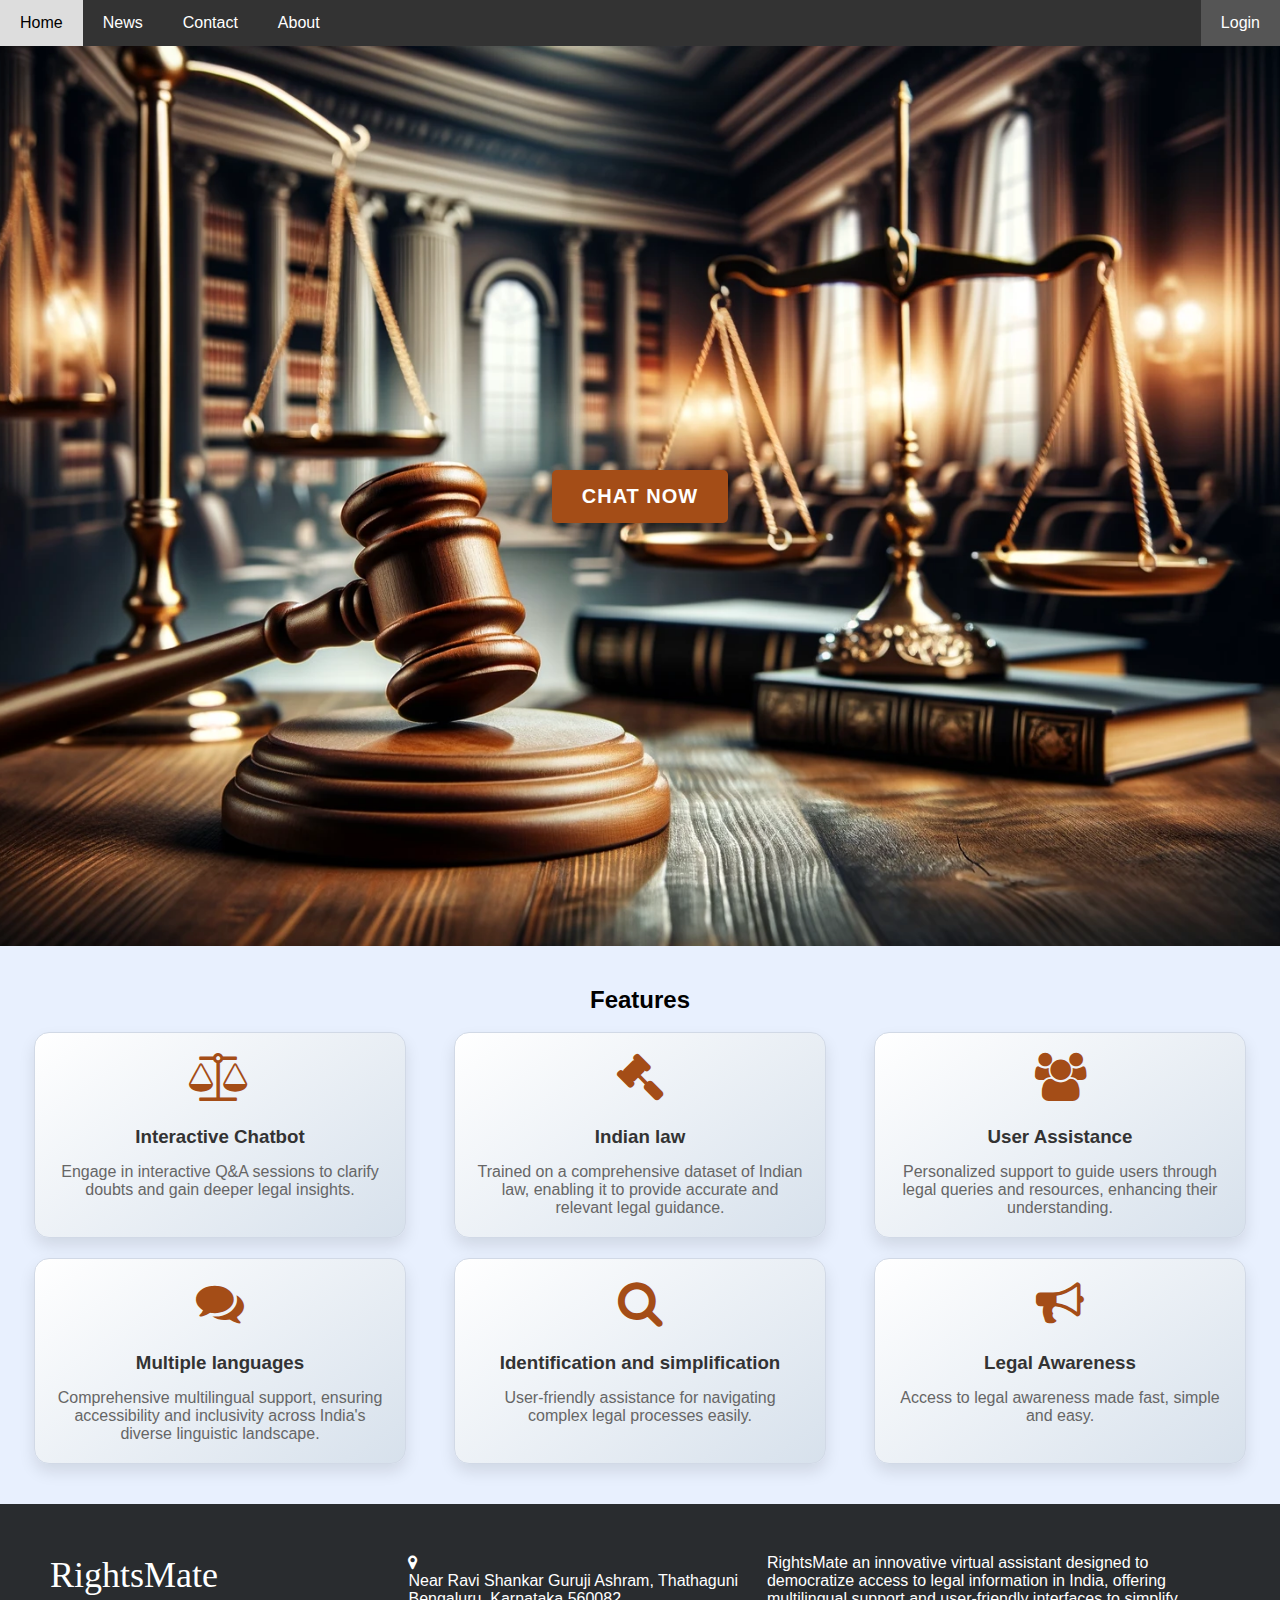
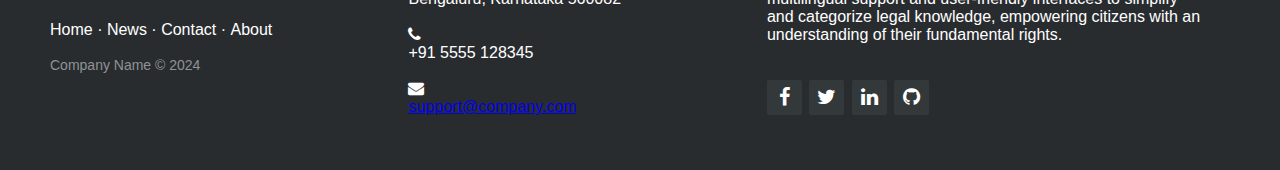
<file: index.html>
<!DOCTYPE html>
<html lang="en">
<head>
    <meta charset="UTF-8">
    <meta name="viewport" content="width=device-width, initial-scale=1.0">
    <title>Law Bot Landing Page</title>
    <link rel="stylesheet" href="index.css">
</head>
<body>
    <!-- Navbar -->
    <div class="navbar">
        <a href="#home">Home</a>
        <a href="news.html">News</a>
        <a href="contact.html">Contact</a>
        <a href="#about">About</a>
        <a href="/sign" class="login">Login</a>
    </div>


    <!-- Section 1: Introduction -->
    <section id="home">
        <button class="chat-now-btn">Chat Now</button>
    </section>
    

<!-- Section 2: Features/How It Works -->
<section id="information" class="information-section">
        
</section>


       <!-- Section 3: Testimonials/Success Stories -->
  <!-- Section 3: Features -->
<section id="Features" class="features-section">
    <h2>Features</h2>
    <br>
    <div class="card-container">
        <div class="feature-card">
            <i class="fa fa-balance-scale" aria-hidden="true"></i>
            <h3>Interactive Chatbot</h3>
            <p>Engage in interactive Q&A sessions to clarify doubts and gain deeper legal insights.</p>
        </div>
        <div class="feature-card">
            <i class="fa fa-gavel" aria-hidden="true"></i>
            <h3>Indian law</h3>
            <p>Trained on a comprehensive dataset of Indian law, enabling it to provide accurate and relevant legal guidance.</p>
        </div>
        <div class="feature-card">
            <i class="fa fa-users" aria-hidden="true"></i>
            <h3>User Assistance</h3>
            <p>Personalized support to guide users through legal queries and resources, enhancing their understanding.</p>
        </div>
        <div class="feature-card">
            <i class="fa fa-comments" aria-hidden="true"></i>
            <h3>Multiple languages</h3>
            <p>Comprehensive multilingual support, ensuring accessibility and inclusivity across India's diverse linguistic landscape.</p>
        </div>
        <div class="feature-card">
            <i class="fa fa-search" aria-hidden="true"></i>
            <h3>Identification and simplification</h3>
            <p>User-friendly assistance for navigating complex legal processes easily.</p>
        </div>
        <div class="feature-card">
            <i class="fa fa-bullhorn" aria-hidden="true"></i>
            <h3>Legal Awareness</h3>
            <p>Access to legal awareness made fast, simple and easy.</p>
        </div>
    </div>
</section>

    
    
    
    
    
 
    
    
    <!-- Footer -->
    <footer class="footer-distributed">
        <div class="footer-left">
            <h3>Rights<span>Mate</span></h3>
            <p class="footer-links">
                <a href="#home">Home</a>
                ·
                <a href="#news">News</a>
                ·
                <a href="#contact">Contact</a>
                ·
                <a href="#about">About</a>
            </p>
            <p class="footer-company-name">Company Name &copy; 2024</p>
        </div>

        <div class="footer-center">
            <div>
                <i class="fa fa-map-marker"></i>
                <br>
               
                <p><span>Near Ravi Shankar Guruji Ashram, Thathaguni</span><br>Bengaluru, Karnataka 560082</p>
                
                <br>
            </div>

            <div>
                <i class="fa fa-phone"></i>
                <br>
              
                <p>+91 5555 128345</p>
                <br>
            </div>

            <div>
                <i class="fa fa-envelope"></i>
                <br>
                
                <p><a href="mailto:support@company.com">support@company.com</a></p>
            </div>
        </div>

        <div class="footer-right">
            <p class="footer-company-about">
                <span>RightsMate</span>
                an innovative virtual assistant designed to democratize access to legal information in India, offering multilingual support and user-friendly interfaces to simplify and categorize legal knowledge, empowering citizens with an understanding of their fundamental rights.</p>
            <br>
            <br>
            <div class="footer-icons">
                <a href="#"><i class="fa fa-facebook"></i></a>
                <a href="#"><i class="fa fa-twitter"></i></a>
                <a href="#"><i class="fa fa-linkedin"></i></a>
                <a href="#"><i class="fa fa-github"></i></a>
            </div>
        </div>
    </footer>
    
    <!-- Link to Font Awesome for Icons -->
    <link rel="stylesheet" href="https://cdnjs.cloudflare.com/ajax/libs/font-awesome/4.7.0/css/font-awesome.min.css">
</body>
</html>
</file>
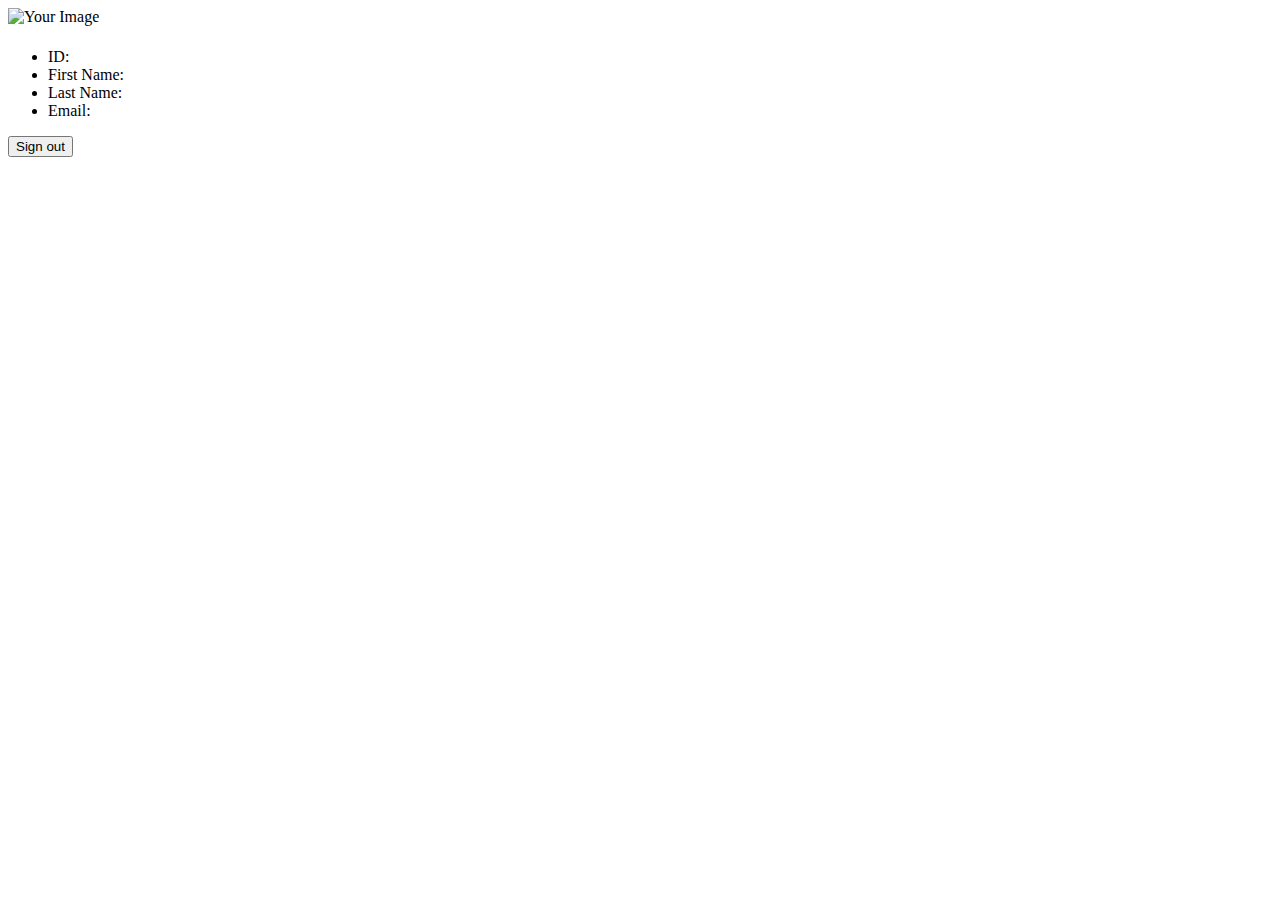
<file: sign/index.html>
<!DOCTYPE html>
<html lang="en">
<head>
    <meta charset="UTF-8">
    <meta http-equiv="X-UA-Compatible" content="IE=edge">
    <meta name="viewport" content="width=device-width, initial-scale=1.0">
    <meta name="google-signin-client_id" content="215759558209-l0kg3386oaplun7r7qhpf6jv2rbum5st.apps.googleusercontent.com">
    <title>Sign With</title>
    <link rel="shortcut icon" href="LogNow.png" type="image/x-icon">
    <link rel="stylesheet" href="https://cdn.jsdelivr.net/npm/bootstrap@5.2.3/dist/css/bootstrap.min.css" integrity="sha384-rbsA2VBKQhggwzxH7pPCaAqO46MgnOM80zW1RWuH61DGLwZJEdK2Kadq2F9CUG65" crossorigin="anonymous">
</head>

<body class="vh-100">

<section class="container d-flex flex-column justify-content-center align-items-center h-100">
    <div id="g_id_onload"
       data-client_id="215759558209-l0kg3386oaplun7r7qhpf6jv2rbum5st.apps.googleusercontent.com"
       data-context="signup"
       data-ux_mode="popup"
       data-callback="handleCredentialResponse"
       data-auto_prompt="false">
   </div>

   <div id="sign" class="g_id_signin col-6 col-xm-6 col-md-4 col-sm-5 col-lg-3"
       data-type="standard"
       data-shape="rectangular"
       data-theme="outline"
       data-text="signin_with"
       data-size="large"
       data-logo_alignment="left">
    </div>

    <div id="info" class="card d-none" style="width: 18rem;">
        <img id="photo" class="card-img-top" alt="Your Image">
        <div class="card-body">
          <h5 class="card-title" id="fullname"></h5>
        </div>
        <ul class="list-group list-group-flush">
          <li class="list-group-item">ID: <span id="id_num"></span></li>
          <li class="list-group-item">First Name: <span id="first"></span></li>
          <li class="list-group-item">Last Name: <span id="last"></span></li>
          <li class="list-group-item">Email: <span id="email"></span></li>
        </ul>
      </div>


    <button class="d-none btn btn-primary mt-3 col-6 col-xm-6 col-md-4 col-sm-5 col-lg-3 font-weight-bold" id="out">Sign out</button>  
</section>


    
    
    


    <!-- google Library -->
    <script src="https://accounts.google.com/gsi/client" async defer></script>
    <script src="https://apis.google.com/js/platform.js" async defer></script>
    <!-- bootstrap -->
    <script src="https://cdn.jsdelivr.net/npm/bootstrap@5.2.3/dist/js/bootstrap.bundle.min.js" integrity="sha384-kenU1KFdBIe4zVF0s0G1M5b4hcpxyD9F7jL+jjXkk+Q2h455rYXK/7HAuoJl+0I4" crossorigin="anonymous"></script>
    <script src="https://cdn.jsdelivr.net/npm/bootstrap@5.2.3/dist/js/bootstrap.min.js" integrity="sha384-cuYeSxntonz0PPNlHhBs68uyIAVpIIOZZ5JqeqvYYIcEL727kskC66kF92t6Xl2V" crossorigin="anonymous"></script>
    <!-- Link js -->
    <script src="script.js"></script>
</body>
</html>
</file>
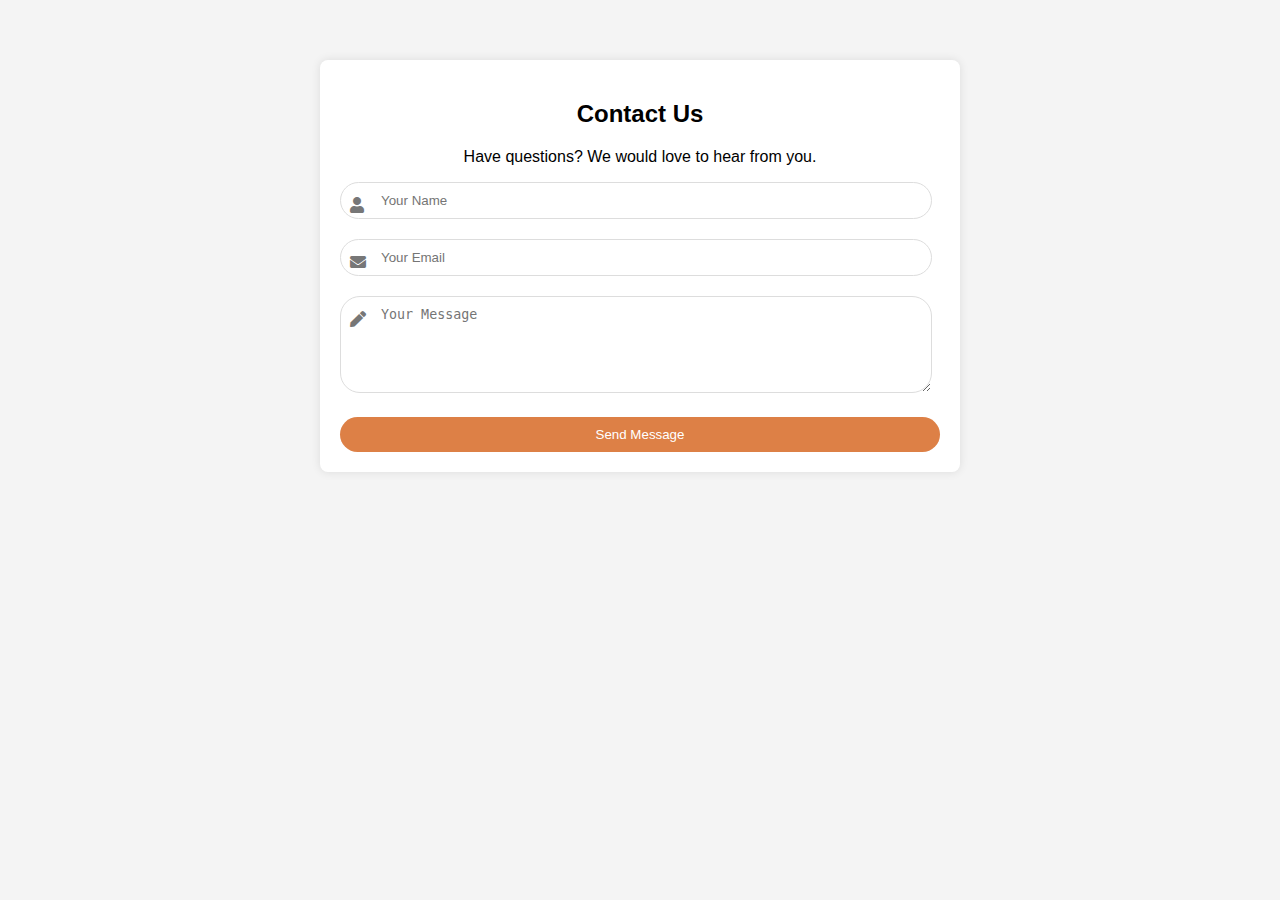
<file: contact.html>
<!DOCTYPE html>
<html lang="en">
<head>
    <meta charset="UTF-8">
    <meta name="viewport" content="width=device-width, initial-scale=1.0">
    <title>Contact Us</title>
    <link rel="stylesheet" href="contact.css"> <!-- Ensure you link to your CSS file correctly -->
    <link rel="stylesheet" href="https://cdnjs.cloudflare.com/ajax/libs/font-awesome/5.15.1/css/all.min.css"> <!-- Font Awesome for Icons -->
</head>
<body>
    <section class="contact-section">
        <h2>Contact Us</h2>
        <p>Have questions? We would love to hear from you.</p>
        <div class="contact-form-container">
            <form id="contact-form">
                <div class="form-group">
                    <i class="fas fa-user"></i>
                    <input type="text" placeholder="Your Name" required>
                </div>
                <div class="form-group">
                    <i class="fas fa-envelope"></i>
                    <input type="email" placeholder="Your Email" required>
                </div>
                <div class="form-group">
                    <i class="fas fa-pen"></i>
                    <textarea placeholder="Your Message" rows="5" required></textarea>
                </div>
                <button type="submit">Send Message</button>
            </form>
        </div>
    </section>

    <script src="contact.js"></script> <!-- Optional: Link to your JavaScript file for animations -->
</body>
</html>
</file>
<file: contact.css>
body {
    font-family: Arial, sans-serif;
    background: #f4f4f4;
    margin: 0;
    padding: 20px;
    box-sizing: border-box;
}

.contact-section {
    background: white;
    max-width: 600px;
    margin: 40px auto;
    padding: 20px;
    box-shadow: 0 0 10px rgba(0, 0, 0, 0.1);
    border-radius: 8px;
}

.contact-section h2, .contact-section p {
    text-align: center;
}

.form-group {
    position: relative;
    margin-bottom: 20px;
}

.form-group i {
    position: absolute;
    top: 15px;
    left: 10px;
    color: #777;
}

.form-group input, .form-group textarea {
    width: 90%;
    padding: 10px 10px 10px 40px;
    border-radius: 20px;
    border: 1px solid #ddd;
    transition: all 0.3s ease;
}

.form-group input:focus, .form-group textarea:focus {
    border-color: #4a7cfe;
    outline: none;
}

button[type="submit"] {
    width: 100%;
    padding: 10px;
    border: none;
    background: #dd8046;
    color: white;
    border-radius: 20px;
    cursor: pointer;
    transition: background 0.3s ease;
}

button[type="submit"]:hover {
    background: #A44D17;
}
</file>
<file: index.css>
/* Reset margin and padding for all elements */
* {
    margin: 0;
    padding: 0;
    box-sizing: border-box;
}

body {
    font-family: Arial, sans-serif;
}

/* Navbar Styles */
.navbar {
    overflow: hidden;
    background-color: #333;
}

.navbar a {
    float: left;
    display: block;
    color: white;
    text-align: center;
    padding: 14px 20px;
    text-decoration: none;
}

.navbar a:hover {
    background-color: #ddd;
    color: black;
}

.navbar .login {
    float: right;
    background-color: #555;
}

/* Footer Styles */
.footer-distributed{
    background-color: #292c2f;
    color: white;
    text-align: left;
    padding: 50px 50px;
}

.footer-distributed .footer-left,
.footer-distributed .footer-center,
.footer-distributed .footer-right{
    display: inline-block;
    vertical-align: top;
}

.footer-distributed .footer-left{
    width: 30%;
}

.footer-distributed .footer-center{
    width: 30%;
}

.footer-distributed .footer-right{
    width: 37%;
}

.footer-distributed h3{
    color: #ffffff;
    font: normal 36px 'Cookie', cursive;
}

.footer-distributed .footer-links{
    color: #ffffff;
    margin: 20px 0 12px;
    padding: 0;
}

.footer-distributed .footer-links a{
    display:inline-block;
    line-height: 1.8;
    text-decoration: none;
    color:  inherit;
}

.footer-distributed .footer-company-name{
    color:  #8f9296;
    font-size: 14px;
    font-weight: normal;
    margin: 0;
}

/* Icons */
.footer-distributed .footer-icons a {
    display: inline-block;
    width: 35px;
    height: 35px;
    cursor: pointer;
    background-color:  #33383b;
    border-radius: 2px;
    font-size: 20px;
    color: white;
    text-align: center;
    line-height: 35px;
    margin-right: 3px;
    margin-bottom: 5px;
}


/* Section 1 Specific Styles */
#home {
    background-image: url('lawpic1.jpg');
    background-size: cover;
    background-position: center;
    padding: 100px 0; /* May adjust or remove based on exact needs */
    display: flex;
    justify-content: center;
    align-items: center;
    flex-direction: column;
    height: 100vh;
    text-align: center;
}
.chat-now-btn {
    padding: 15px 30px; /* Comfortable padding */
    font-size: 20px; /* Visible font size */
    color: #ffffff; /* White text color */
    background-color: #A44D17; /* Vibrant blue background */
    border: none; /* No border */
    border-radius: 25px; /* Round corners */
    cursor: pointer; /* Cursor changes to pointer to indicate clickability */
    transition: background-color 0.3s ease, transform 0.2s ease; /* Smooth transition for hover effects */
    text-transform: uppercase; /* Makes the text uppercase for emphasis */
    font-weight: bold; /* Bold text */
    letter-spacing: 1px; /* Spacing between letters for better readability */
    box-shadow: 0 4px 8px rgba(0,0,0,0.2); /* Subtle shadow for depth */
}

.chat-now-btn:hover {
    background-color: #A44D17; /* Darker shade of blue on hover */
    transform: scale(1.05); /* Slightly enlarges the button to attract attention */
    box-shadow: 0 6px 12px rgba(0,0,0,0.3); /* Enhances shadow for a lifting effect */
}


.chat-now-btn {
    padding: 15px 30px;
    font-size: 20px;
    color: white;
    background-color: #A44D17;
    border: none;
    border-radius: 5px;
    cursor: pointer;
    transition: background-color 0.3s ease;
}

.chat-now-btn:hover {
    background-color: #dd8046;
}



/* Section 3 Specific Styles */
/* Card Container */
/* Features Section Background */
.features-section {
    background-color: #e8f0fe; /* Light blue background for contrast */
    padding: 40px 20px;
    text-align: center;
}

/* Card Container */
.card-container {
    display: flex;
    justify-content: space-around;
    flex-wrap: wrap; /* Ensure responsiveness */
    gap: 20px; /* Space between cards */
}

/* Feature Cards Style */
.feature-card {
    width: 30%;
    background: linear-gradient(145deg, #ffffff, #d7e1ec);
    box-shadow: 0 8px 16px 0 rgba(0,0,0,0.1);
    transition: all 0.3s ease-in-out;
    text-align: center;
    padding: 20px;
    border-radius: 15px;
    border: 1px solid #d1d9e6; /* Subtle border */
}

.feature-card i {
    font-size: 48px;
    margin-bottom: 15px;
    color:  #A44D17; /* Vibrant icon color */
}

.feature-card h3 {
    color: #333333;
    margin: 10px 0 15px;
}

.feature-card p {
    font-size: 16px;
    color: #666666;
}

/* Hover Effect */
.feature-card:hover {
    transform: scale(1.05);
    box-shadow: 0 12px 24px 0 rgba(0,0,0,0.2);
}

@media (max-width: 768px) {
    .feature-card {
        width: 45%; /* Adjust card width for smaller screens */
    }
}

@media (max-width: 480px) {
    .feature-card {
        width: 90%; /* Full width on very small screens */
    }
}
</file>
